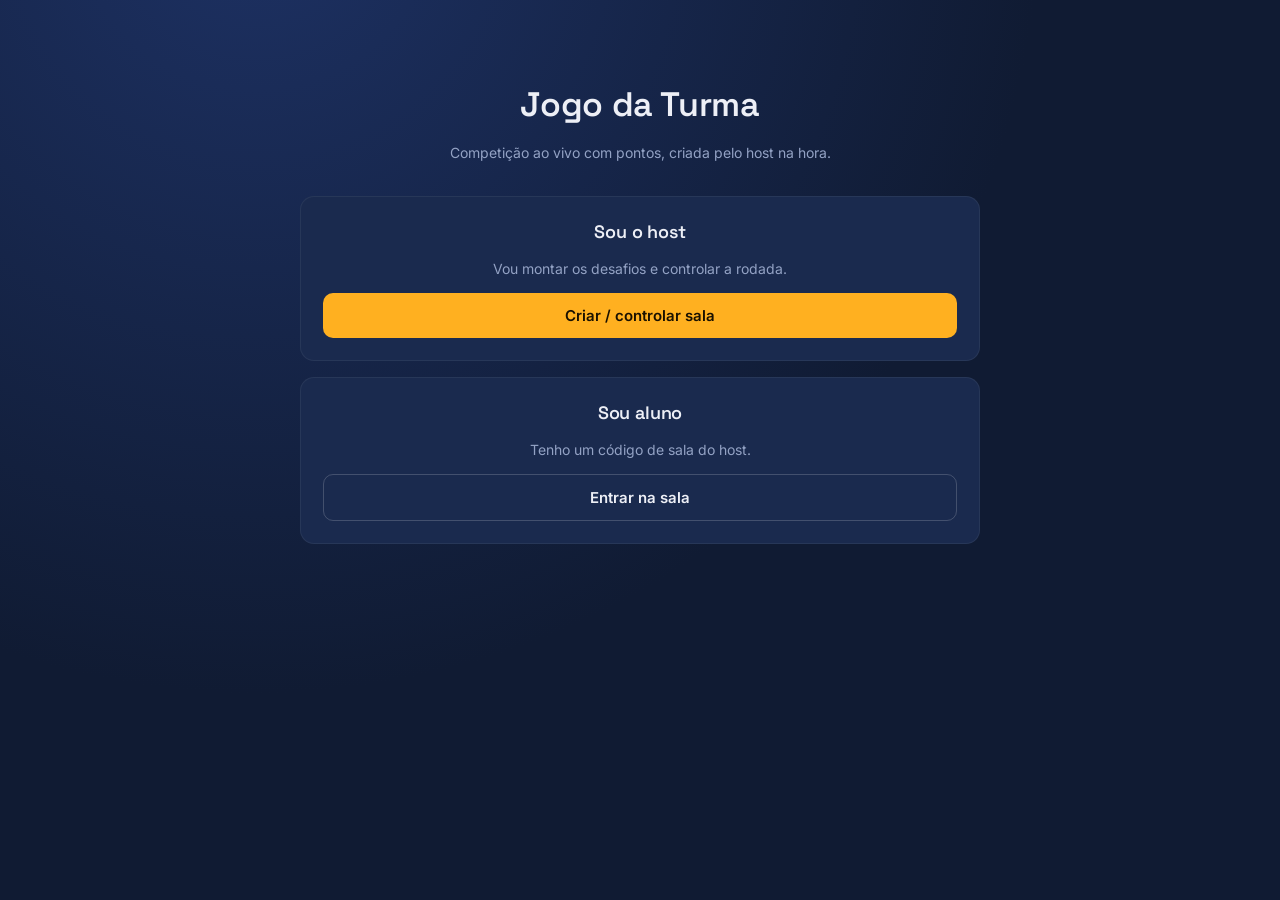
<file: index.html>
<!DOCTYPE html>
<html lang="pt-BR">
<head>
<meta charset="UTF-8" />
<meta name="viewport" content="width=device-width, initial-scale=1.0" />
<link rel="icon" href="data:,">
<title>Jogo da Turma</title>
<link rel="stylesheet" href="style.css" />
</head>
<body>
  <div class="wrap center" style="padding-top: 80px;">
    <h1 class="display" style="font-size: 34px; margin-bottom: 8px;">Jogo da Turma</h1>
    <p class="muted" style="margin-bottom: 32px;">Competição ao vivo com pontos, criada pelo host na hora.</p>

    <div class="card">
      <h2 style="font-size: 18px; margin-bottom: 6px;">Sou o host</h2>
      <p class="muted" style="margin-bottom: 14px;">Vou montar os desafios e controlar a rodada.</p>
      <a href="host.html"><button style="width:100%;">Criar / controlar sala</button></a>
    </div>

    <div class="card">
      <h2 style="font-size: 18px; margin-bottom: 6px;">Sou aluno</h2>
      <p class="muted" style="margin-bottom: 14px;">Tenho um código de sala do host.</p>
      <a href="player.html"><button class="secondary" style="width:100%;">Entrar na sala</button></a>
    </div>
  </div>
</body>
</html>
</file>
<file: style.css>
@import url('https://fonts.googleapis.com/css2?family=Space+Grotesk:wght@500;600;700&family=Inter:wght@400;500;600&display=swap');

:root {
  --navy-deep: #101B33;
  --navy-surface: #1A2A4E;
  --navy-surface-2: #24386B;
  --amber: #FFB020;
  --teal: #3FD6C0;
  --coral: #FF6B5E;
  --ink: #EDEFF6;
  --muted: #93A2C4;
  --radius: 14px;
}

* { box-sizing: border-box; }

body {
  margin: 0;
  min-height: 100vh;
  background: radial-gradient(circle at 20% -10%, #1D3163 0%, var(--navy-deep) 55%);
  color: var(--ink);
  font-family: 'Inter', system-ui, sans-serif;
  line-height: 1.45;
}

h1, h2, h3, .display {
  font-family: 'Space Grotesk', 'Inter', sans-serif;
  font-weight: 600;
  letter-spacing: -0.01em;
  margin: 0;
}

.wrap {
  max-width: 720px;
  margin: 0 auto;
  padding: 28px 20px 60px;
}

.wrap.wide { max-width: 1080px; }

.card {
  background: var(--navy-surface);
  border: 1px solid rgba(255,255,255,0.06);
  border-radius: var(--radius);
  padding: 22px;
  margin-bottom: 16px;
}

.room-code {
  font-family: 'Space Grotesk', sans-serif;
  font-size: 56px;
  font-weight: 700;
  letter-spacing: 0.08em;
  color: var(--amber);
  text-align: center;
}

button, .btn {
  font-family: 'Inter', sans-serif;
  font-weight: 600;
  font-size: 15px;
  border: none;
  border-radius: 10px;
  padding: 13px 18px;
  cursor: pointer;
  background: var(--amber);
  color: #1A1100;
  transition: transform .08s ease, opacity .15s ease;
}
button:hover { opacity: .92; }
button:active { transform: scale(.98); }
button.secondary {
  background: transparent;
  color: var(--ink);
  border: 1px solid rgba(255,255,255,0.18);
}
button.ghost {
  background: rgba(255,255,255,0.06);
  color: var(--ink);
}
button:disabled { opacity: .4; cursor: not-allowed; }

input, select, textarea {
  width: 100%;
  background: var(--navy-deep);
  border: 1px solid rgba(255,255,255,0.12);
  color: var(--ink);
  border-radius: 10px;
  padding: 12px 14px;
  font-size: 15px;
  font-family: inherit;
}
input:focus, select:focus, textarea:focus {
  outline: 2px solid var(--teal);
  outline-offset: 1px;
}

label {
  display: block;
  font-size: 13px;
  color: var(--muted);
  margin-bottom: 6px;
  margin-top: 14px;
}
label:first-child { margin-top: 0; }

.row { display: flex; gap: 10px; }
.row > * { flex: 1; }

.pill {
  display: inline-block;
  font-size: 12px;
  font-weight: 600;
  padding: 4px 10px;
  border-radius: 999px;
  background: rgba(255,255,255,0.08);
  color: var(--muted);
}
.pill.live { background: rgba(63,214,192,0.16); color: var(--teal); }
.pill.waiting { background: rgba(255,176,32,0.16); color: var(--amber); }

.timer {
  font-family: 'Space Grotesk', sans-serif;
  font-size: 44px;
  font-weight: 700;
  text-align: center;
}
.timer.low { color: var(--coral); }

.option-btn {
  display: block;
  width: 100%;
  text-align: left;
  background: var(--navy-surface-2);
  color: var(--ink);
  padding: 16px;
  margin-bottom: 10px;
  font-size: 16px;
  border-radius: 12px;
  border: 1px solid rgba(255,255,255,0.08);
}
.option-btn.selected { border-color: var(--teal); background: rgba(63,214,192,0.14); }
.option-btn.correct { border-color: var(--teal); background: rgba(63,214,192,0.22); }
.option-btn.wrong { border-color: var(--coral); background: rgba(255,107,94,0.18); }

.leaderboard-row {
  display: flex;
  justify-content: space-between;
  align-items: center;
  padding: 10px 0;
  border-bottom: 1px solid rgba(255,255,255,0.06);
}
.leaderboard-row:last-child { border-bottom: none; }
.leaderboard-rank {
  font-family: 'Space Grotesk', sans-serif;
  color: var(--muted);
  width: 28px;
  display: inline-block;
}
.leaderboard-points {
  font-family: 'Space Grotesk', sans-serif;
  font-weight: 700;
  color: var(--amber);
}

.muted { color: var(--muted); font-size: 14px; }
.center { text-align: center; }

.answer-row {
  display: flex;
  justify-content: space-between;
  align-items: center;
  gap: 10px;
  padding: 10px 0;
  border-bottom: 1px solid rgba(255,255,255,0.06);
}
.answer-row:last-child { border-bottom: none; }
.answer-text { flex: 1; }
</file>
